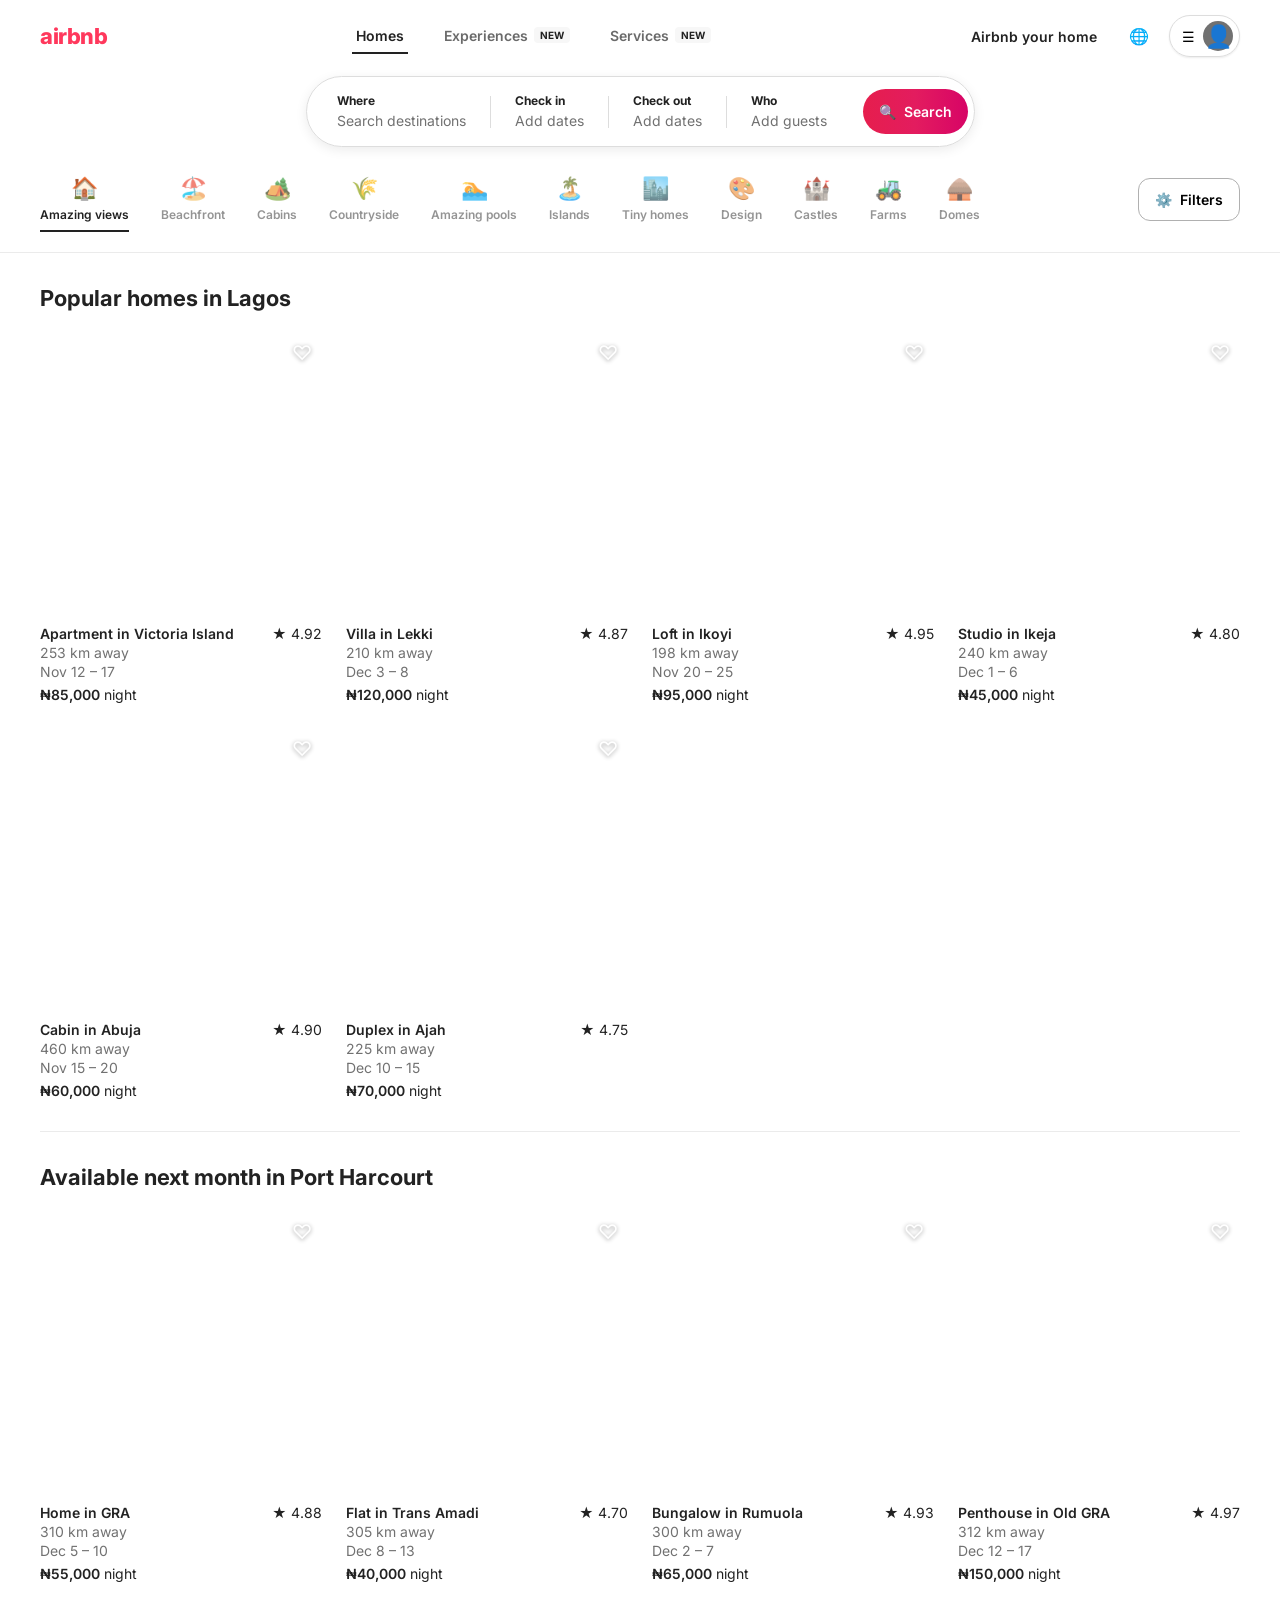
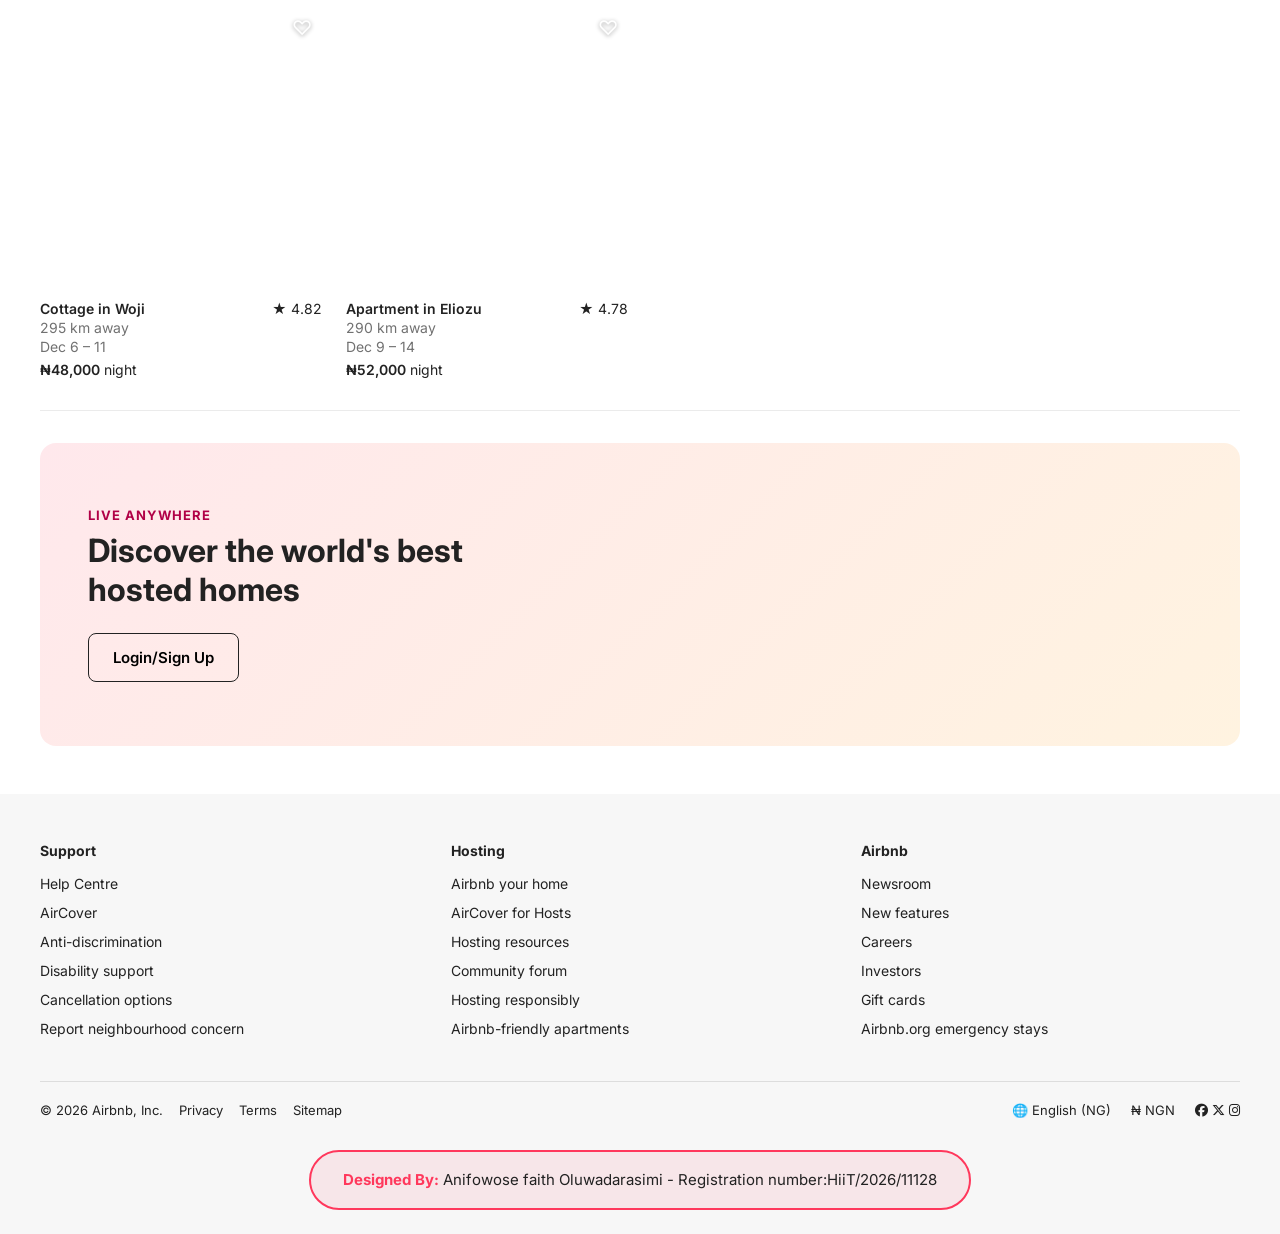
<file: index.html>
<!DOCTYPE html>
<html lang="en">
<head>
<meta charset="UTF-8">
<meta name="viewport" content="width=device-width, initial-scale=1.0">
<title>Airbnb | Vacation Rentals, Cabins, Beach Houses & More</title>
<link rel="preconnect" href="https://fonts.googleapis.com">
<link href="https://fonts.googleapis.com/css2?family=Inter:wght@400;500;600;700;800&display=swap" rel="stylesheet">
<link rel="stylesheet" href="styles.css">
<link rel="stylesheet" href="https://cdnjs.cloudflare.com/ajax/libs/font-awesome/6.5.1/css/all.min.css">
</head>
<body>

<!-- ===== HEADER ===== -->
<header class="site-header">
  <div class="header-inner">
    <a href="#" class="logo">
      <span class="wordmark">airbnb</span>
    </a>

    <nav class="tab-nav" aria-label="Stay type">
      <a href="#" class="tab active">
        <span class="tab-label">Homes</span>
      </a>
      <a href="#" class="tab">
        <span class="tab-label">Experiences</span>
        <span class="tab-new">NEW</span>
      </a>
      <a href="#" class="tab">
        <span class="tab-label">Services</span>
        <span class="tab-new">NEW</span>
      </a>
    </nav>

    <div class="header-right">
      <a href="#" class="host-link">Airbnb your home</a>
      <button class="icon-btn" aria-label="Language">🌐</button>
      <button class="profile-btn" aria-label="Menu">
        <span class="menu-icon">☰</span>
        <span class="user-icon">👤</span>
      </button>
    </div>
  </div>

  <!-- Search bar -->
  <div class="search-wrap">
    <form class="search-bar" role="search">
      <div class="search-field">
        <span class="field-label">Where</span>
        <span class="field-value placeholder">Search destinations</span>
      </div>
      <div class="search-divider"></div>
      <div class="search-field narrow">
        <span class="field-label">Check in</span>
        <span class="field-value placeholder">Add dates</span>
      </div>
      <div class="search-divider"></div>
      <div class="search-field narrow">
        <span class="field-label">Check out</span>
        <span class="field-value placeholder">Add dates</span>
      </div>
      <div class="search-divider"></div>
      <div class="search-field">
        <span class="field-label">Who</span>
        <span class="field-value placeholder">Add guests</span>
      </div>
      <button type="submit" class="search-btn" aria-label="Search">
        <span class="search-icon">🔍</span>
        <span class="search-text">Search</span>
      </button>
    </form>
  </div>

  <!-- Category filter row -->
  <div class="category-row">
    <button class="category active">
      <span class="cat-icon">🏠</span>
      <span class="cat-name">Amazing views</span>
    </button>
    <button class="category">
      <span class="cat-icon">🏖️</span>
      <span class="cat-name">Beachfront</span>
    </button>
    <button class="category">
      <span class="cat-icon">🏕️</span>
      <span class="cat-name">Cabins</span>
    </button>
    <button class="category">
      <span class="cat-icon">🌾</span>
      <span class="cat-name">Countryside</span>
    </button>
    <button class="category">
      <span class="cat-icon">🏊</span>
      <span class="cat-name">Amazing pools</span>
    </button>
    <button class="category">
      <span class="cat-icon">🏝️</span>
      <span class="cat-name">Islands</span>
    </button>
    <button class="category">
      <span class="cat-icon">🏙️</span>
      <span class="cat-name">Tiny homes</span>
    </button>
    <button class="category">
      <span class="cat-icon">🎨</span>
      <span class="cat-name">Design</span>
    </button>
    <button class="category">
      <span class="cat-icon">🏰</span>
      <span class="cat-name">Castles</span>
    </button>
    <button class="category">
      <span class="cat-icon">🚜</span>
      <span class="cat-name">Farms</span>
    </button>
    <button class="category">
      <span class="cat-icon">🛖</span>
      <span class="cat-name">Domes</span>
    </button>
    <button class="filter-btn">
      <span class="filter-icon">⚙️</span>
      Filters
    </button>
  </div>
</header>

<!-- ===== MAIN ===== -->
<main>

  <!-- Section: Popular homes -->
  <section class="listing-section">
    <h2 class="section-title">Popular homes in Lagos</h2>
    <div class="card-grid">

      <a href="#" class="card">
        <div class="card-img" style="background-image:url('https://images.unsplash.com/photo-1600585154340-be6161a56a0c?w=500')">
          <button class="heart-btn" aria-label="Save">♡</button>
        </div>
        <div class="card-body">
          <div class="card-top">
            <span class="card-title">Apartment in Victoria Island</span>
            <span class="card-rating">★ 4.92</span>
          </div>
          <p class="card-sub">253 km away</p>
          <p class="card-dates">Nov 12 – 17</p>
          <p class="card-price"><strong>₦85,000</strong> night</p>
        </div>
      </a>

      <a href="#" class="card">
        <div class="card-img" style="background-image:url('https://images.unsplash.com/photo-1502672260266-1c1ef2d93688?w=500')">
          <button class="heart-btn" aria-label="Save">♡</button>
        </div>
        <div class="card-body">
          <div class="card-top">
            <span class="card-title">Villa in Lekki</span>
            <span class="card-rating">★ 4.87</span>
          </div>
          <p class="card-sub">210 km away</p>
          <p class="card-dates">Dec 3 – 8</p>
          <p class="card-price"><strong>₦120,000</strong> night</p>
        </div>
      </a>

      <a href="#" class="card">
        <div class="card-img" style="background-image:url('https://images.unsplash.com/photo-1600607687939-ce8a6c25118c?w=500')">
          <button class="heart-btn" aria-label="Save">♡</button>
        </div>
        <div class="card-body">
          <div class="card-top">
            <span class="card-title">Loft in Ikoyi</span>
            <span class="card-rating">★ 4.95</span>
          </div>
          <p class="card-sub">198 km away</p>
          <p class="card-dates">Nov 20 – 25</p>
          <p class="card-price"><strong>₦95,000</strong> night</p>
        </div>
      </a>

      <a href="#" class="card">
        <div class="card-img" style="background-image:url('https://images.unsplash.com/photo-1600596542815-ffad4c1539a9?w=500')">
          <button class="heart-btn" aria-label="Save">♡</button>
        </div>
        <div class="card-body">
          <div class="card-top">
            <span class="card-title">Studio in Ikeja</span>
            <span class="card-rating">★ 4.80</span>
          </div>
          <p class="card-sub">240 km away</p>
          <p class="card-dates">Dec 1 – 6</p>
          <p class="card-price"><strong>₦45,000</strong> night</p>
        </div>
      </a>

      <a href="#" class="card">
        <div class="card-img" style="background-image:url('https://images.unsplash.com/photo-1512917774080-9991f1c4c750?w=500')">
          <button class="heart-btn" aria-label="Save">♡</button>
        </div>
        <div class="card-body">
          <div class="card-top">
            <span class="card-title">Cabin in Abuja</span>
            <span class="card-rating">★ 4.90</span>
          </div>
          <p class="card-sub">460 km away</p>
          <p class="card-dates">Nov 15 – 20</p>
          <p class="card-price"><strong>₦60,000</strong> night</p>
        </div>
      </a>

      <a href="#" class="card">
        <div class="card-img" style="background-image:url('https://images.unsplash.com/photo-1600566753086-00f18fb6b3ea?w=500')">
          <button class="heart-btn" aria-label="Save">♡</button>
        </div>
        <div class="card-body">
          <div class="card-top">
            <span class="card-title">Duplex in Ajah</span>
            <span class="card-rating">★ 4.75</span>
          </div>
          <p class="card-sub">225 km away</p>
          <p class="card-dates">Dec 10 – 15</p>
          <p class="card-price"><strong>₦70,000</strong> night</p>
        </div>
      </a>

    </div>
  </section>

  <!-- Section: Available next month -->
  <section class="listing-section">
    <h2 class="section-title">Available next month in Port Harcourt</h2>
    <div class="card-grid">

      <a href="#" class="card">
        <div class="card-img" style="background-image:url('https://images.unsplash.com/photo-1560448204-e02f11c3d0e2?w=500')">
          <button class="heart-btn" aria-label="Save">♡</button>
        </div>
        <div class="card-body">
          <div class="card-top">
            <span class="card-title">Home in GRA</span>
            <span class="card-rating">★ 4.88</span>
          </div>
          <p class="card-sub">310 km away</p>
          <p class="card-dates">Dec 5 – 10</p>
          <p class="card-price"><strong>₦55,000</strong> night</p>
        </div>
      </a>

      <a href="#" class="card">
        <div class="card-img" style="background-image:url('https://images.unsplash.com/photo-1570129477492-45c003edd2be?w=500')">
          <button class="heart-btn" aria-label="Save">♡</button>
        </div>
        <div class="card-body">
          <div class="card-top">
            <span class="card-title">Flat in Trans Amadi</span>
            <span class="card-rating">★ 4.70</span>
          </div>
          <p class="card-sub">305 km away</p>
          <p class="card-dates">Dec 8 – 13</p>
          <p class="card-price"><strong>₦40,000</strong> night</p>
        </div>
      </a>

      <a href="#" class="card">
        <div class="card-img" style="background-image:url('https://images.unsplash.com/photo-1505873242700-f289a29e1e0f?w=500')">
          <button class="heart-btn" aria-label="Save">♡</button>
        </div>
        <div class="card-body">
          <div class="card-top">
            <span class="card-title">Bungalow in Rumuola</span>
            <span class="card-rating">★ 4.93</span>
          </div>
          <p class="card-sub">300 km away</p>
          <p class="card-dates">Dec 2 – 7</p>
          <p class="card-price"><strong>₦65,000</strong> night</p>
        </div>
      </a>

      <a href="#" class="card">
        <div class="card-img" style="background-image:url('https://images.unsplash.com/photo-1571003123894-1f0594d2b5d9?w=500')">
          <button class="heart-btn" aria-label="Save">♡</button>
        </div>
        <div class="card-body">
          <div class="card-top">
            <span class="card-title">Penthouse in Old GRA</span>
            <span class="card-rating">★ 4.97</span>
          </div>
          <p class="card-sub">312 km away</p>
          <p class="card-dates">Dec 12 – 17</p>
          <p class="card-price"><strong>₦150,000</strong> night</p>
        </div>
      </a>

      <a href="#" class="card">
        <div class="card-img" style="background-image:url('https://images.unsplash.com/photo-1502672023488-70e25813eb80?w=500')">
          <button class="heart-btn" aria-label="Save">♡</button>
        </div>
        <div class="card-body">
          <div class="card-top">
            <span class="card-title">Cottage in Woji</span>
            <span class="card-rating">★ 4.82</span>
          </div>
          <p class="card-sub">295 km away</p>
          <p class="card-dates">Dec 6 – 11</p>
          <p class="card-price"><strong>₦48,000</strong> night</p>
        </div>
      </a>

      <a href="#" class="card">
        <div class="card-img" style="background-image:url('https://images.unsplash.com/photo-1615529182904-14819c35db37?w=500')">
          <button class="heart-btn" aria-label="Save">♡</button>
        </div>
        <div class="card-body">
          <div class="card-top">
            <span class="card-title">Apartment in Eliozu</span>
            <span class="card-rating">★ 4.78</span>
          </div>
          <p class="card-sub">290 km away</p>
          <p class="card-dates">Dec 9 – 14</p>
          <p class="card-price"><strong>₦52,000</strong> night</p>
        </div>
      </a>

    </div>
  </section>

  <!-- Inspiration banner -->
  <section class="inspire-banner">
    <div class="inspire-text">
      <p class="inspire-eyebrow">Live anywhere</p>
      <h2>Discover the world's best hosted homes</h2>
      <button class="inspire-btn"><a href="login.html">Login/Sign Up</a></button>
    </div>
  </section>

</main>

<!-- ===== FOOTER ===== -->
<footer class="site-footer">
  <div class="footer-columns">
    <div class="footer-col">
      <h3>Support</h3>
      <a href="help.html">Help Centre</a>
      <a href="#">AirCover</a>
      <a href="#">Anti-discrimination</a>
      <a href="#">Disability support</a>
      <a href="#">Cancellation options</a>
      <a href="#">Report neighbourhood concern</a>
    </div>
    <div class="footer-col">
      <h3>Hosting</h3>
      <a href="#">Airbnb your home</a>
      <a href="#">AirCover for Hosts</a>
      <a href="#">Hosting resources</a>
      <a href="#">Community forum</a>
      <a href="#">Hosting responsibly</a>
      <a href="#">Airbnb-friendly apartments</a>
    </div>
    <div class="footer-col">
      <h3>Airbnb</h3>
      <a href="#">Newsroom</a>
      <a href="#">New features</a>
      <a href="#">Careers</a>
      <a href="#">Investors</a>
      <a href="#">Gift cards</a>
      <a href="#">Airbnb.org emergency stays</a>
    </div>
  </div>

  <div class="footer-bottom">
    <div class="footer-legal">
      <span>© 2026 Airbnb, Inc.</span>
      <a href="#">Privacy</a>
      <a href="#">Terms</a>
      <a href="#">Sitemap</a>
    </div>
    <div class="footer-meta">
      <span class="lang-select">🌐 English (NG)</span>
      <span class="lang-select">₦ NGN</span>
      <span class="socials">
  <a href="#" aria-label="Facebook"><i class="fa-brands fa-facebook"></i></a>
  <a href="#" aria-label="Twitter"><i class="fa-brands fa-x-twitter"></i></a>
  <a href="#" aria-label="Instagram"><i class="fa-brands fa-instagram"></i></a>
</span>
    </div>
  </div>

  <p class="designed-by"><strong>Designed By:</strong> Anifowose  faith Oluwadarasimi - Registration number:HiiT/2026/11128</p>
</footer>

</body>
</html>
</file>
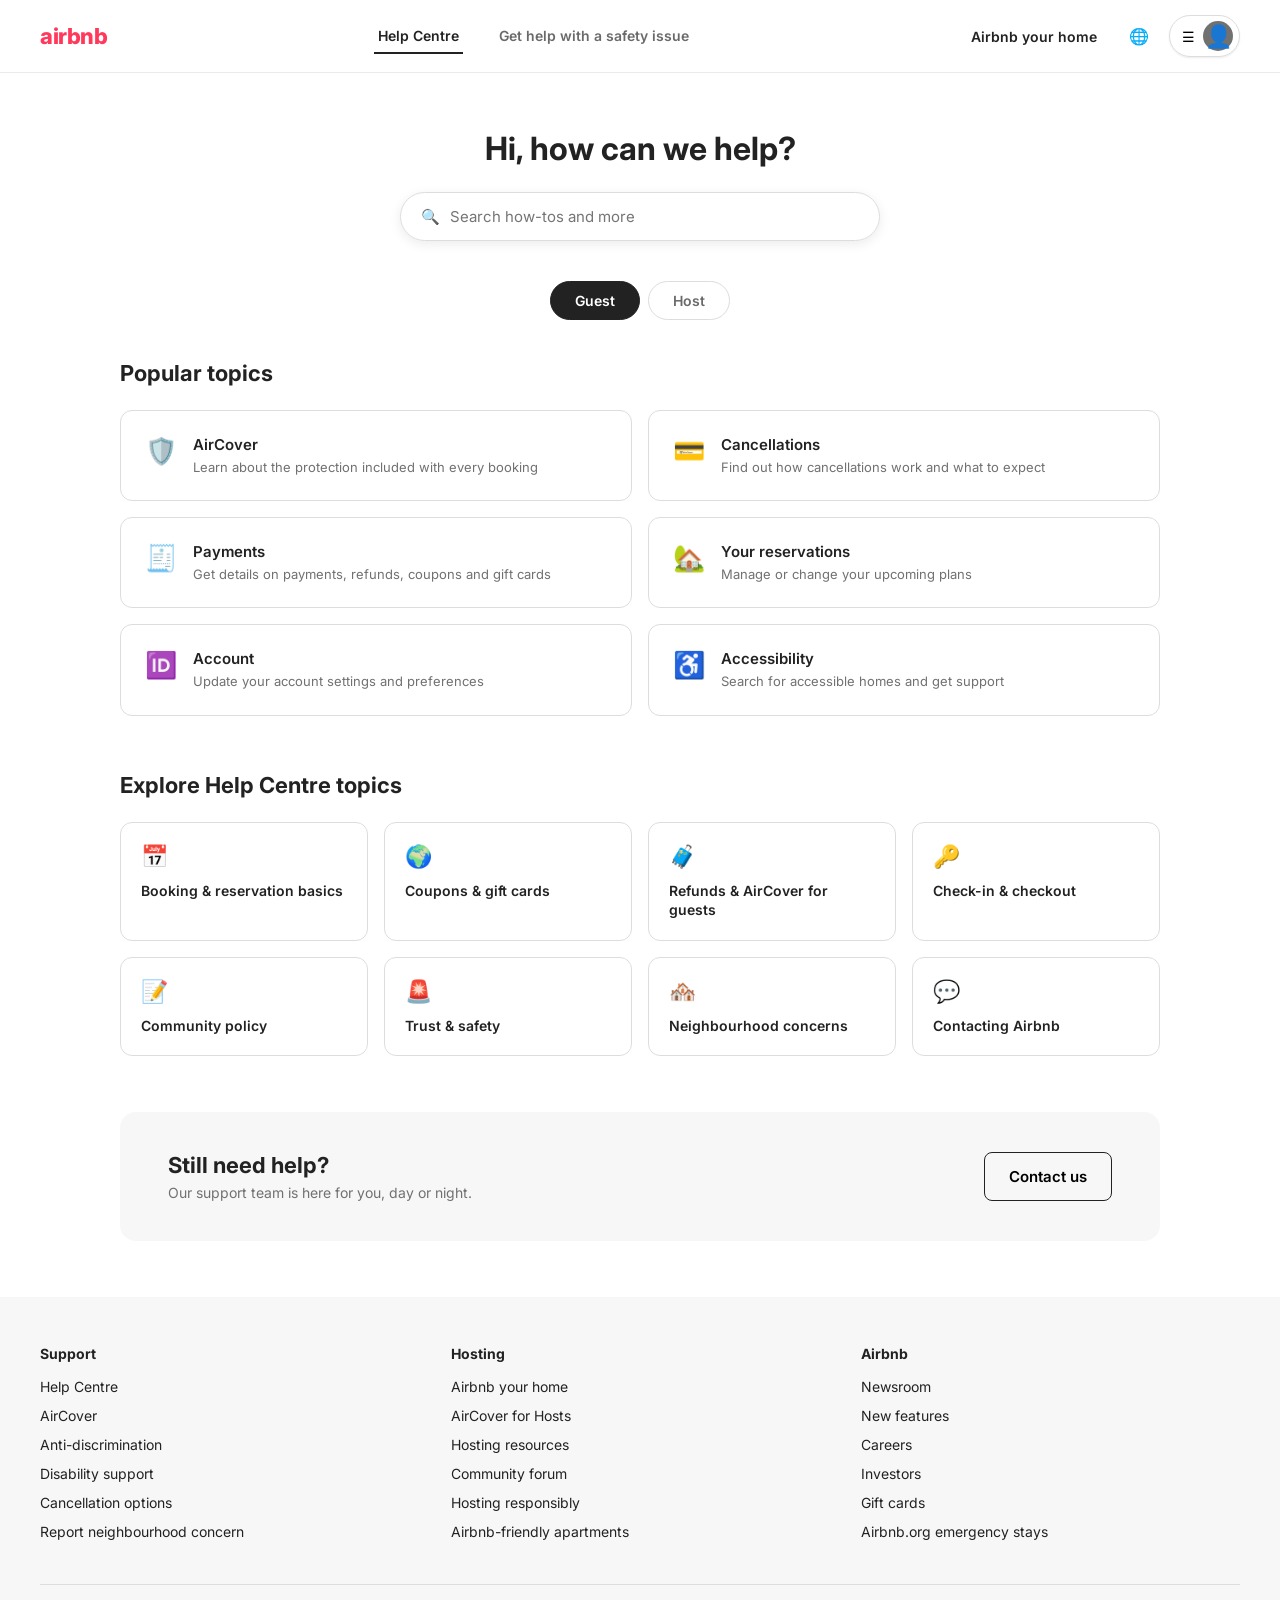
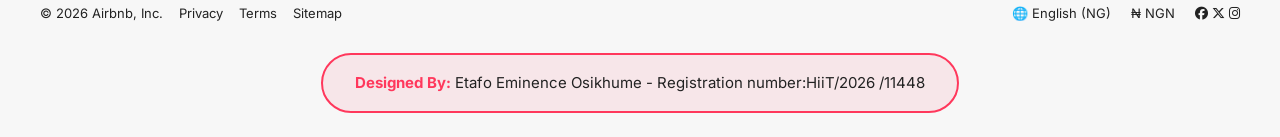
<file: help.html>
<!DOCTYPE html>
<html lang="en">
<head>
<meta charset="UTF-8">
<meta name="viewport" content="width=device-width, initial-scale=1.0">
<title>Airbnb Help Centre</title>
<link rel="preconnect" href="https://fonts.googleapis.com">
<link href="https://fonts.googleapis.com/css2?family=Inter:wght@400;500;600;700;800&display=swap" rel="stylesheet">
<link rel="stylesheet" href="help-styles.css">
<link rel="stylesheet" href="https://cdnjs.cloudflare.com/ajax/libs/font-awesome/6.5.1/css/all.min.css">
</head>
<body>

<!-- ===== HEADER ===== -->
<header class="site-header">
  <div class="header-inner">
    <a href="#" class="logo">
      <span class="wordmark">airbnb</span>
    </a>

    <nav class="help-nav" aria-label="Help sections">
      <a href="#" class="help-tab active">Help Centre</a>
      <a href="#" class="help-tab">Get help with a safety issue</a>
    </nav>

    <div class="header-right">
      <a href="#" class="host-link">Airbnb your home</a>
      <button class="icon-btn" aria-label="Language">🌐</button>
      <button class="profile-btn" aria-label="Menu">
        <span class="menu-icon">☰</span>
        <span class="user-icon">👤</span>
      </button>
    </div>
  </div>
</header>

<!-- ===== HERO / SEARCH ===== -->
<section class="help-hero">
  <h1>Hi, how can we help?</h1>
  <form class="help-search" role="search">
    <span class="search-icon">🔍</span>
    <input type="text" placeholder="Search how-tos and more">
  </form>
</section>

<main>

  <!-- Guest / Host toggle -->
  <div class="role-toggle">
    <button class="role-btn active">Guest</button>
    <button class="role-btn">Host</button>
  </div>

  <!-- Popular topics -->
  <section class="topics-section">
    <h2>Popular topics</h2>
    <div class="topics-grid">

      <a href="#" class="topic-card">
        <span class="topic-icon">🛡️</span>
        <div>
          <p class="topic-title">AirCover</p>
          <p class="topic-desc">Learn about the protection included with every booking</p>
        </div>
      </a>

      <a href="#" class="topic-card">
        <span class="topic-icon">💳</span>
        <div>
          <p class="topic-title">Cancellations</p>
          <p class="topic-desc">Find out how cancellations work and what to expect</p>
        </div>
      </a>

      <a href="#" class="topic-card">
        <span class="topic-icon">🧾</span>
        <div>
          <p class="topic-title">Payments</p>
          <p class="topic-desc">Get details on payments, refunds, coupons and gift cards</p>
        </div>
      </a>

      <a href="#" class="topic-card">
        <span class="topic-icon">🏡</span>
        <div>
          <p class="topic-title">Your reservations</p>
          <p class="topic-desc">Manage or change your upcoming plans</p>
        </div>
      </a>

      <a href="#" class="topic-card">
        <span class="topic-icon">🆔</span>
        <div>
          <p class="topic-title">Account</p>
          <p class="topic-desc">Update your account settings and preferences</p>
        </div>
      </a>

      <a href="#" class="topic-card">
        <span class="topic-icon">♿</span>
        <div>
          <p class="topic-title">Accessibility</p>
          <p class="topic-desc">Search for accessible homes and get support</p>
        </div>
      </a>

    </div>
  </section>

  <!-- Explore by category -->
  <section class="explore-section">
    <h2>Explore Help Centre topics</h2>
    <div class="explore-grid">

      <div class="explore-card">
        <span class="explore-icon">📅</span>
        <p class="explore-title">Booking &amp; reservation basics</p>
      </div>

      <div class="explore-card">
        <span class="explore-icon">🌍</span>
        <p class="explore-title">Coupons &amp; gift cards</p>
      </div>

      <div class="explore-card">
        <span class="explore-icon">🧳</span>
        <p class="explore-title">Refunds &amp; AirCover for guests</p>
      </div>

      <div class="explore-card">
        <span class="explore-icon">🔑</span>
        <p class="explore-title">Check-in &amp; checkout</p>
      </div>

      <div class="explore-card">
        <span class="explore-icon">📝</span>
        <p class="explore-title">Community policy</p>
      </div>

      <div class="explore-card">
        <span class="explore-icon">🚨</span>
        <p class="explore-title">Trust &amp; safety</p>
      </div>

      <div class="explore-card">
        <span class="explore-icon">🏘️</span>
        <p class="explore-title">Neighbourhood concerns</p>
      </div>

      <div class="explore-card">
        <span class="explore-icon">💬</span>
        <p class="explore-title">Contacting Airbnb</p>
      </div>

    </div>
  </section>

  <!-- Contact banner -->
  <section class="contact-banner">
    <div class="contact-text">
      <h2>Still need help?</h2>
      <p>Our support team is here for you, day or night.</p>
    </div>
    <button class="contact-btn">Contact us</button>
  </section>

</main>

<!-- ===== FOOTER ===== -->
<footer class="site-footer">
  <div class="footer-columns">
    <div class="footer-col">
      <h3>Support</h3>
      <a href="#">Help Centre</a>
      <a href="#">AirCover</a>
      <a href="#">Anti-discrimination</a>
      <a href="#">Disability support</a>
      <a href="#">Cancellation options</a>
      <a href="#">Report neighbourhood concern</a>
    </div>
    <div class="footer-col">
      <h3>Hosting</h3>
      <a href="#">Airbnb your home</a>
      <a href="#">AirCover for Hosts</a>
      <a href="#">Hosting resources</a>
      <a href="#">Community forum</a>
      <a href="#">Hosting responsibly</a>
      <a href="#">Airbnb-friendly apartments</a>
    </div>
    <div class="footer-col">
      <h3>Airbnb</h3>
      <a href="#">Newsroom</a>
      <a href="#">New features</a>
      <a href="#">Careers</a>
      <a href="#">Investors</a>
      <a href="#">Gift cards</a>
      <a href="#">Airbnb.org emergency stays</a>
    </div>
  </div>

  <div class="footer-bottom">
    <div class="footer-legal">
      <span>© 2026 Airbnb, Inc.</span>
      <a href="#">Privacy</a>
      <a href="#">Terms</a>
      <a href="#">Sitemap</a>
    </div>
    <div class="footer-meta">
      <span class="lang-select">🌐 English (NG)</span>
      <span class="lang-select">₦ NGN</span>
      <span class="socials">
  <a href="#" aria-label="Facebook"><i class="fa-brands fa-facebook"></i></a>
  <a href="#" aria-label="Twitter"><i class="fa-brands fa-x-twitter"></i></a>
  <a href="#" aria-label="Instagram"><i class="fa-brands fa-instagram"></i></a>
</span>
    </div>
  </div>

  <p class="designed-by"><strong>Designed By:</strong> Etafo Eminence Osikhume - Registration number:HiiT/2026 /11448</p>
</footer>

</body>
</html>
</file>
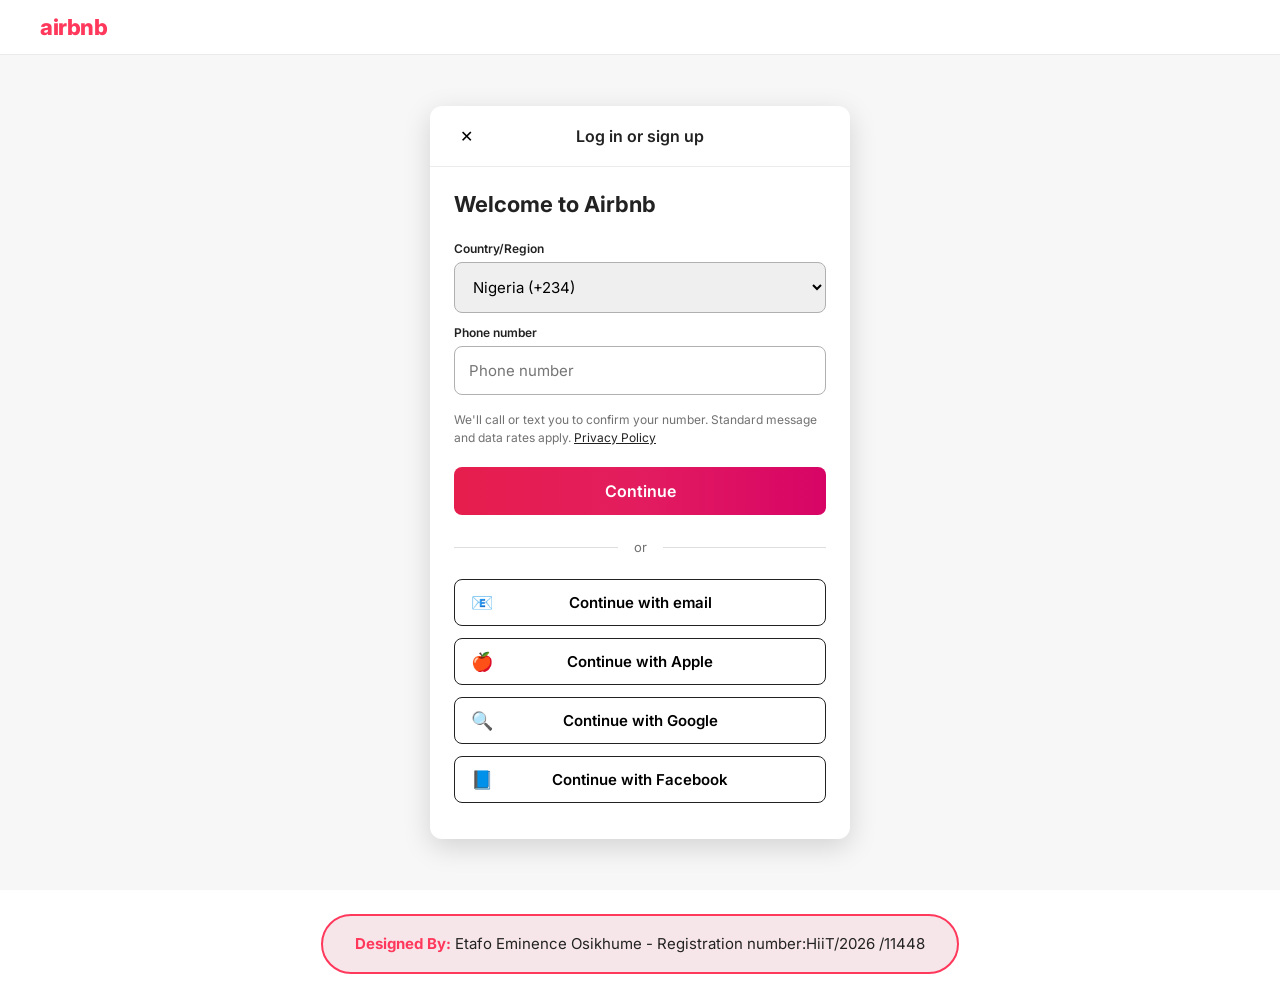
<file: login.html>
<!DOCTYPE html>
<html lang="en">
<head>
<meta charset="UTF-8">
<meta name="viewport" content="width=device-width, initial-scale=1.0">
<title>Log in or sign up | Airbnb</title>
<link rel="preconnect" href="https://fonts.googleapis.com">
<link href="https://fonts.googleapis.com/css2?family=Inter:wght@400;500;600;700;800&display=swap" rel="stylesheet">
<link rel="stylesheet" href="login-styles.css">
</head>
<body>

<!-- ===== HEADER ===== -->
<header class="site-header">
  <div class="header-inner">
    <a href="#" class="logo">
      <span class="wordmark">airbnb</span>
    </a>
  </div>
</header>

<!-- ===== LOGIN MODAL ===== -->
<main class="modal-overlay">
  <div class="modal">

    <div class="modal-header">
      <span class="modal-title">Log in or sign up</span>
      <button class="close-btn" aria-label="Close">✕</button>
    </div>

    <div class="modal-body">
      <h1>Welcome to Airbnb</h1>

      <label class="field-group">
        <span class="field-label">Country/Region</span>
        <select class="country-select">
          <option>Nigeria (+234)</option>
          <option>United States (+1)</option>
          <option>United Kingdom (+44)</option>
          <option>Ghana (+233)</option>
        </select>
      </label>

      <label class="field-group">
        <span class="field-label">Phone number</span>
        <input type="tel" class="text-input" placeholder="Phone number">
      </label>

      <p class="fine-print">
        We'll call or text you to confirm your number. Standard message and data rates apply.
        <a href="#">Privacy Policy</a>
      </p>

      <button class="continue-btn">Continue</button>

      <div class="divider">
        <span>or</span>
      </div>

      <button class="social-btn">
        <span class="social-icon">📧</span>
        Continue with email
      </button>

      <button class="social-btn">
        <span class="social-icon">🍎</span>
        Continue with Apple
      </button>

      <button class="social-btn">
        <span class="social-icon">🔍</span>
        Continue with Google
      </button>

      <button class="social-btn">
        <span class="social-icon">📘</span>
        Continue with Facebook
      </button>
    </div>

  </div>
</main>

<p class="designed-by"><strong>Designed By:</strong> Etafo Eminence Osikhume - Registration number:HiiT/2026 /11448</p>

</body>
</html>
</file>
<file: styles.css>
/* ===== Reset & base ===== */
* { margin: 0; padding: 0; box-sizing: border-box; }
html, body {
  max-width: 100%;
  overflow-x: hidden;
}
body {
  font-family: 'Inter', -apple-system, BlinkMacSystemFont, 'Helvetica Neue', sans-serif;
  color: #222222;
  background: #ffffff;
}

a { text-decoration: none; color: inherit; }
button { font-family: inherit; border: none; background: none; cursor: pointer; }

/* ===== Header ===== */
.site-header {
  position: sticky;
  top: 0;
  z-index: 50;
  background: #fff;
  border-bottom: 1px solid #ebebeb;
}

.header-inner {
  display: flex;
  align-items: center;
  justify-content: space-between;
  padding: 14px 40px;
  max-width: 1760px;
  margin: 0 auto;
}

.logo {
  display: flex;
  align-items: center;
  gap: 8px;
}
.logo-icon { width: 32px; height: 32px; }
.wordmark {
  font-size: 22px;
  font-weight: 800;
  color: #FF385C;
  letter-spacing: -0.5px;
}

.tab-nav {
  display: flex;
  gap: 32px;
}
.tab {
  display: flex;
  align-items: center;
  gap: 6px;
  padding: 8px 4px;
  font-size: 14px;
  font-weight: 600;
  color: #6a6a6a;
  border-bottom: 2px solid transparent;
}
.tab.active {
  color: #222;
  border-bottom-color: #222;
}
.tab-new {
  font-size: 10px;
  font-weight: 700;
  background: #f7f7f7;
  color: #222;
  padding: 2px 6px;
  border-radius: 4px;
}

.header-right {
  display: flex;
  align-items: center;
  gap: 8px;
}
.host-link {
  font-size: 14px;
  font-weight: 600;
  padding: 12px 12px;
  border-radius: 22px;
}
.host-link:hover { background: #f7f7f7; }
.icon-btn {
  font-size: 16px;
  padding: 12px;
  border-radius: 50%;
}
.icon-btn:hover { background: #f7f7f7; }
.profile-btn {
  display: flex;
  align-items: center;
  gap: 8px;
  border: 1px solid #dddddd;
  border-radius: 21px;
  padding: 5px 6px 5px 12px;
  box-shadow: 0 1px 2px rgba(0,0,0,0.08);
}
.profile-btn:hover { box-shadow: 0 2px 6px rgba(0,0,0,0.18); }
.menu-icon { font-size: 14px; }
.user-icon {
  font-size: 22px;
  background: #717171;
  color: #fff;
  border-radius: 50%;
  width: 30px;
  height: 30px;
  display: flex;
  align-items: center;
  justify-content: center;
}

/* ===== Search bar ===== */
.search-wrap {
  display: flex;
  justify-content: center;
  padding: 4px 0 20px;
}
.search-bar {
  display: flex;
  align-items: center;
  border: 1px solid #dddddd;
  border-radius: 40px;
  box-shadow: 0 3px 12px rgba(0,0,0,0.08);
  padding: 6px;
}
.search-field {
  padding: 10px 24px;
  cursor: pointer;
  border-radius: 32px;
  min-width: 130px;
}
.search-field.narrow { min-width: 110px; }
.search-field:hover { background: #f0f0f0; }
.field-label {
  display: block;
  font-size: 12px;
  font-weight: 700;
  margin-bottom: 2px;
}
.field-value {
  font-size: 14px;
  color: #222;
}
.field-value.placeholder { color: #717171; }
.search-divider {
  width: 1px;
  height: 32px;
  background: #dddddd;
}
.search-btn {
  display: flex;
  align-items: center;
  gap: 8px;
  background: linear-gradient(90deg, #E61E4D, #E31C5F, #D70466);
  color: #fff;
  padding: 14px 16px;
  border-radius: 32px;
  font-weight: 600;
  font-size: 14px;
  margin-left: 6px;
}
.search-icon { font-size: 14px; }

/* ===== Category row ===== */
.category-row {
  display: flex;
  align-items: center;
  gap: 32px;
  padding: 0 40px 20px;
  overflow-x: auto;
  max-width: 1760px;
  margin: 0 auto;
}
.category {
  display: flex;
  flex-direction: column;
  align-items: center;
  gap: 6px;
  padding: 8px 0;
  color: #717171;
  border-bottom: 2px solid transparent;
  white-space: nowrap;
  opacity: 0.75;
}
.category:hover { opacity: 1; color: #222; }
.category.active {
  color: #222;
  border-bottom-color: #222;
  opacity: 1;
}
.cat-icon { font-size: 22px; }
.cat-name { font-size: 12px; font-weight: 600; }

.filter-btn {
  display: flex;
  align-items: center;
  gap: 8px;
  border: 1px solid #b0b0b0;
  border-radius: 12px;
  padding: 12px 16px;
  font-size: 14px;
  font-weight: 600;
  white-space: nowrap;
  margin-left: auto;
}
.filter-icon { font-size: 14px; }

/* ===== Listing sections ===== */
main { max-width: 1760px; margin: 0 auto; padding: 0 40px; }

.listing-section {
  padding: 32px 0;
  border-bottom: 1px solid #ebebeb;
}
.section-title {
  font-size: 22px;
  font-weight: 700;
  margin-bottom: 20px;
}

.card-grid {
  display: grid;
  grid-template-columns: repeat(6, 1fr);
  gap: 24px;
}

.card { display: block; }
.card-img {
  position: relative;
  width: 100%;
  aspect-ratio: 1 / 1;
  background-size: cover;
  background-position: center;
  border-radius: 12px;
  margin-bottom: 12px;
}
.heart-btn {
  position: absolute;
  top: 10px;
  right: 10px;
  font-size: 20px;
  color: #fff;
  filter: drop-shadow(0 1px 2px rgba(0,0,0,0.4));
}

.card-top {
  display: flex;
  justify-content: space-between;
  gap: 8px;
  font-size: 14px;
}
.card-title {
  font-weight: 600;
  overflow: hidden;
  text-overflow: ellipsis;
  white-space: nowrap;
}
.card-rating { flex-shrink: 0; }
.card-sub, .card-dates {
  font-size: 14px;
  color: #717171;
  margin-top: 2px;
}
.card-price {
  font-size: 14px;
  margin-top: 6px;
}
.card-price strong { font-weight: 600; }

/* ===== Inspiration banner ===== */
.inspire-banner {
  margin: 32px 0 48px;
  border-radius: 16px;
  background: linear-gradient(135deg, #FFE8EC 0%, #FFF3E0 100%);
  padding: 64px 48px;
}
.inspire-eyebrow {
  font-size: 13px;
  font-weight: 700;
  text-transform: uppercase;
  letter-spacing: 1px;
  color: #B10047;
  margin-bottom: 8px;
}
.inspire-text h2 {
  font-size: 32px;
  font-weight: 700;
  max-width: 480px;
  margin-bottom: 24px;
}
.inspire-btn {
  border: 1.5px solid #222;
  border-radius: 8px;
  padding: 14px 24px;
  font-size: 15px;
  font-weight: 600;
}
.inspire-btn:hover { background: #222; color: #fff; }

/* ===== Footer ===== */
.site-footer {
  background: #f7f7f7;
  padding: 48px 40px 24px;
}
.footer-columns {
  display: grid;
  grid-template-columns: repeat(3, 1fr);
  gap: 32px;
  max-width: 1760px;
  margin: 0 auto 32px;
}
.footer-col h3 {
  font-size: 14px;
  font-weight: 700;
  margin-bottom: 16px;
}
.footer-col a {
  display: block;
  font-size: 14px;
  color: #222;
  margin-bottom: 12px;
}
.footer-col a:hover { text-decoration: underline; }

.footer-bottom {
  border-top: 1px solid #dddddd;
  padding-top: 20px;
  display: flex;
  flex-wrap: wrap;
  justify-content: space-between;
  gap: 12px;
  max-width: 1760px;
  margin: 0 auto;
  font-size: 13px;
  color: #222;
}
.footer-legal { display: flex; gap: 16px; align-items: center; flex-wrap: wrap; }
.footer-legal a:hover { text-decoration: underline; }
.footer-meta { display: flex; gap: 20px; flex-wrap: wrap; }

/* ===== Responsive ===== */
@media (max-width: 1400px) {
  .card-grid { grid-template-columns: repeat(4, 1fr); }
}

@media (max-width: 1000px) {
  .card-grid { grid-template-columns: repeat(3, 1fr); }
  .tab-nav { display: none; }
  .footer-columns { grid-template-columns: repeat(2, 1fr); }
}

@media (max-width: 700px) {
  .header-inner { padding: 12px 16px; }
  .host-link { display: none; }
  main { padding: 0 16px; }
  .category-row { padding: 0 16px 16px; gap: 20px; }
  .card-grid { grid-template-columns: repeat(2, 1fr); gap: 16px; }
  .search-wrap { padding: 4px 16px 20px; }
.search-bar { width: 100%; justify-content: space-between; }
.search-field.narrow, .search-divider { display: none; }
.search-field { flex: 1; min-width: 0; padding: 10px 16px; }
.search-btn { flex-shrink: 0; padding: 12px; border-radius: 50%; }
.search-text { display: none; }
  .footer-columns { grid-template-columns: 1fr; }
  .inspire-banner { padding: 40px 24px; }
  .inspire-text h2 { font-size: 24px; }
}

@media (max-width: 480px) {
  .card-grid { grid-template-columns: 1fr; }
}
/* ===== Designed By badge ===== */
.designed-by {
  display: block;
  width: fit-content;
  max-width: 90%;
  margin: 32px auto 0;
  text-align: center;
  border: 2px solid #FF385C;
  border-radius: 999px;
  padding: 16px 32px;
  background: #f7e6e9;
  font-size: 15px;
  line-height: 1.6;
  color: #222;
}
.designed-by strong {
  color: #FF385C;
}
</file>
<file: help-styles.css>
/* ===== Reset & base ===== */
* { margin: 0; padding: 0; box-sizing: border-box; }

body {
  font-family: 'Inter', -apple-system, BlinkMacSystemFont, 'Helvetica Neue', sans-serif;
  color: #222222;
  background: #ffffff;
}

a { text-decoration: none; color: inherit; }
button, input { font-family: inherit; border: none; background: none; }
button { cursor: pointer; }

/* ===== Header ===== */
.site-header {
  position: sticky;
  top: 0;
  z-index: 50;
  background: #fff;
  border-bottom: 1px solid #ebebeb;
}

.header-inner {
  display: flex;
  align-items: center;
  justify-content: space-between;
  padding: 14px 40px;
  max-width: 1760px;
  margin: 0 auto;
}

.logo { display: flex; align-items: center; }
.wordmark {
  font-size: 22px;
  font-weight: 800;
  color: #FF385C;
  letter-spacing: -0.5px;
}

.help-nav {
  display: flex;
  gap: 32px;
}
.help-tab {
  font-size: 14px;
  font-weight: 600;
  color: #6a6a6a;
  padding: 8px 4px;
  border-bottom: 2px solid transparent;
}
.help-tab.active {
  color: #222;
  border-bottom-color: #222;
}

.header-right {
  display: flex;
  align-items: center;
  gap: 8px;
}
.host-link {
  font-size: 14px;
  font-weight: 600;
  padding: 12px 12px;
  border-radius: 22px;
}
.host-link:hover { background: #f7f7f7; }
.icon-btn {
  font-size: 16px;
  padding: 12px;
  border-radius: 50%;
}
.icon-btn:hover { background: #f7f7f7; }
.profile-btn {
  display: flex;
  align-items: center;
  gap: 8px;
  border: 1px solid #dddddd;
  border-radius: 21px;
  padding: 5px 6px 5px 12px;
  box-shadow: 0 1px 2px rgba(0,0,0,0.08);
}
.profile-btn:hover { box-shadow: 0 2px 6px rgba(0,0,0,0.18); }
.menu-icon { font-size: 14px; }
.user-icon {
  font-size: 22px;
  background: #717171;
  color: #fff;
  border-radius: 50%;
  width: 30px;
  height: 30px;
  display: flex;
  align-items: center;
  justify-content: center;
}

/* ===== Hero / search ===== */
.help-hero {
  text-align: center;
  padding: 56px 24px 40px;
}
.help-hero h1 {
  font-size: 32px;
  font-weight: 700;
  margin-bottom: 24px;
}
.help-search {
  display: flex;
  align-items: center;
  gap: 10px;
  max-width: 480px;
  margin: 0 auto;
  border: 1px solid #dddddd;
  border-radius: 32px;
  padding: 14px 20px;
  box-shadow: 0 3px 12px rgba(0,0,0,0.08);
}
.help-search .search-icon { font-size: 15px; color: #717171; }
.help-search input {
  border: none;
  outline: none;
  font-size: 15px;
  width: 100%;
}

main { max-width: 1120px; margin: 0 auto; padding: 0 40px; }

/* ===== Role toggle ===== */
.role-toggle {
  display: flex;
  gap: 8px;
  justify-content: center;
  margin-bottom: 40px;
}
.role-btn {
  padding: 10px 24px;
  border-radius: 24px;
  font-size: 14px;
  font-weight: 600;
  border: 1px solid #dddddd;
  color: #6a6a6a;
}
.role-btn.active {
  background: #222;
  color: #fff;
  border-color: #222;
}

/* ===== Topics section ===== */
.topics-section { margin-bottom: 56px; }
.topics-section h2,
.explore-section h2 {
  font-size: 22px;
  font-weight: 700;
  margin-bottom: 24px;
}

.topics-grid {
  display: grid;
  grid-template-columns: repeat(2, 1fr);
  gap: 16px;
}
.topic-card {
  display: flex;
  align-items: flex-start;
  gap: 16px;
  padding: 24px;
  border: 1px solid #dddddd;
  border-radius: 12px;
}
.topic-card:hover {
  box-shadow: 0 4px 12px rgba(0,0,0,0.1);
}
.topic-icon { font-size: 26px; }
.topic-title { font-weight: 600; font-size: 15px; margin-bottom: 4px; }
.topic-desc { font-size: 13px; color: #717171; line-height: 1.4; }

/* ===== Explore section ===== */
.explore-section { margin-bottom: 56px; }
.explore-grid {
  display: grid;
  grid-template-columns: repeat(4, 1fr);
  gap: 16px;
}
.explore-card {
  display: flex;
  flex-direction: column;
  gap: 12px;
  padding: 20px;
  border: 1px solid #dddddd;
  border-radius: 12px;
}
.explore-card:hover {
  box-shadow: 0 4px 12px rgba(0,0,0,0.1);
}
.explore-icon { font-size: 22px; }
.explore-title { font-size: 14px; font-weight: 600; line-height: 1.4; }

/* ===== Contact banner ===== */
.contact-banner {
  display: flex;
  align-items: center;
  justify-content: space-between;
  gap: 24px;
  background: #f7f7f7;
  border-radius: 16px;
  padding: 40px 48px;
  margin-bottom: 56px;
}
.contact-text h2 { font-size: 22px; font-weight: 700; margin-bottom: 6px; }
.contact-text p { font-size: 14px; color: #717171; }
.contact-btn {
  border: 1.5px solid #222;
  border-radius: 8px;
  padding: 14px 24px;
  font-size: 15px;
  font-weight: 600;
  white-space: nowrap;
}
.contact-btn:hover { background: #222; color: #fff; }

/* ===== Footer ===== */
.site-footer {
  background: #f7f7f7;
  padding: 48px 40px 24px;
}
.footer-columns {
  display: grid;
  grid-template-columns: repeat(3, 1fr);
  gap: 32px;
  max-width: 1760px;
  margin: 0 auto 32px;
}
.footer-col h3 {
  font-size: 14px;
  font-weight: 700;
  margin-bottom: 16px;
}
.footer-col a {
  display: block;
  font-size: 14px;
  color: #222;
  margin-bottom: 12px;
}
.footer-col a:hover { text-decoration: underline; }

.footer-bottom {
  border-top: 1px solid #dddddd;
  padding-top: 20px;
  display: flex;
  flex-wrap: wrap;
  justify-content: space-between;
  gap: 12px;
  max-width: 1760px;
  margin: 0 auto;
  font-size: 13px;
  color: #222;
}
.footer-legal { display: flex; gap: 16px; align-items: center; flex-wrap: wrap; }
.footer-legal a:hover { text-decoration: underline; }
.footer-meta { display: flex; gap: 20px; flex-wrap: wrap; }

/* ===== Responsive ===== */
@media (max-width: 900px) {
  .topics-grid { grid-template-columns: 1fr; }
  .explore-grid { grid-template-columns: repeat(2, 1fr); }
  .help-nav { display: none; }
  .footer-columns { grid-template-columns: repeat(2, 1fr); }
}

@media (max-width: 600px) {
  .header-inner { padding: 12px 16px; }
  .host-link { display: none; }
  main { padding: 0 16px; }
  .help-hero h1 { font-size: 24px; }
  .contact-banner { flex-direction: column; align-items: flex-start; padding: 32px 24px; }
  .footer-columns { grid-template-columns: 1fr; }
}
/* ===== Designed By badge ===== */
.designed-by {
  display: block;
  width: fit-content;
  max-width: 90%;
  margin: 32px auto 0;
  text-align: center;
  border: 2px solid #FF385C;
  border-radius: 999px;
  padding: 16px 32px;
  background: #f7e6e9;
  font-size: 15px;
  line-height: 1.6;
  color: #222;
}
.designed-by strong {
  color: #FF385C;
}
</file>
<file: login-styles.css>
/* ===== Reset & base ===== */
* { margin: 0; padding: 0; box-sizing: border-box; }

body {
  font-family: 'Inter', -apple-system, BlinkMacSystemFont, 'Helvetica Neue', sans-serif;
  color: #222222;
  background: #ffffff;
}

a { text-decoration: none; color: #222; }
a:hover { text-decoration: underline; }
button, input, select { font-family: inherit; }
button { cursor: pointer; }

/* ===== Header ===== */
.site-header {
  border-bottom: 1px solid #ebebeb;
}
.header-inner {
  padding: 14px 40px;
  max-width: 1760px;
  margin: 0 auto;
}
.logo { display: inline-flex; }
.wordmark {
  font-size: 22px;
  font-weight: 800;
  color: #FF385C;
  letter-spacing: -0.5px;
}

/* ===== Modal overlay ===== */
.modal-overlay {
  min-height: calc(100vh - 65px);
  display: flex;
  align-items: center;
  justify-content: center;
  background: #f7f7f7;
  padding: 40px 16px;
}

.modal {
  width: 100%;
  max-width: 420px;
  background: #fff;
  border-radius: 12px;
  box-shadow: 0 8px 28px rgba(0,0,0,0.15);
  overflow: hidden;
}

.modal-header {
  position: relative;
  display: flex;
  align-items: center;
  justify-content: center;
  padding: 20px;
  border-bottom: 1px solid #ebebeb;
}
.modal-title {
  font-size: 16px;
  font-weight: 600;
}
.close-btn {
  position: absolute;
  left: 20px;
  border: none;
  background: none;
  font-size: 16px;
  border-radius: 50%;
  width: 32px;
  height: 32px;
}
.close-btn:hover { background: #f7f7f7; }

.modal-body {
  padding: 24px;
}
.modal-body h1 {
  font-size: 22px;
  font-weight: 700;
  margin-bottom: 24px;
}

.field-group {
  display: block;
  margin-bottom: 12px;
}
.field-label {
  display: block;
  font-size: 12px;
  font-weight: 600;
  margin-bottom: 6px;
}

.country-select,
.text-input {
  width: 100%;
  padding: 14px;
  border: 1px solid #b0b0b0;
  border-radius: 8px;
  font-size: 15px;
  outline: none;
}
.country-select:focus,
.text-input:focus {
  border-color: #222;
  border-width: 2px;
  padding: 13px;
}

.fine-print {
  font-size: 12px;
  color: #717171;
  line-height: 1.5;
  margin: 16px 0 20px;
}
.fine-print a { color: #222; text-decoration: underline; }

.continue-btn {
  width: 100%;
  background: linear-gradient(90deg, #E61E4D, #E31C5F, #D70466);
  color: #fff;
  font-size: 16px;
  font-weight: 600;
  padding: 14px;
  border-radius: 8px;
  border: none;
}
.continue-btn:hover { opacity: 0.9; }

.divider {
  display: flex;
  align-items: center;
  text-align: center;
  margin: 24px 0;
  color: #717171;
  font-size: 13px;
}
.divider::before,
.divider::after {
  content: "";
  flex: 1;
  height: 1px;
  background: #dddddd;
}
.divider span { padding: 0 16px; }

.social-btn {
  display: flex;
  align-items: center;
  width: 100%;
  border: 1px solid #222;
  border-radius: 8px;
  padding: 13px 16px;
  font-size: 15px;
  font-weight: 600;
  background: #fff;
  margin-bottom: 12px;
  position: relative;
}
.social-btn:hover { background: #f7f7f7; }
.social-icon {
  position: absolute;
  left: 16px;
  font-size: 18px;
}
.social-btn {
  justify-content: center;
}

/* ===== Responsive ===== */
@media (max-width: 480px) {
  .modal-overlay { padding: 0; align-items: stretch; }
  .modal { max-width: 100%; border-radius: 0; box-shadow: none; min-height: calc(100vh - 65px); }
}
/* ===== Designed By badge ===== */
.designed-by {
  display: block;
  width: fit-content;
  max-width: 90%;
  margin: 24px auto 32px;
  text-align: center;
  border: 2px solid #FF385C;
  border-radius: 999px;
  padding: 16px 32px;
  background: #f7e6e9;
  font-size: 15px;
  line-height: 1.6;
  color: #222;
}
.designed-by strong {
  color: #FF385C;
}
</file>
